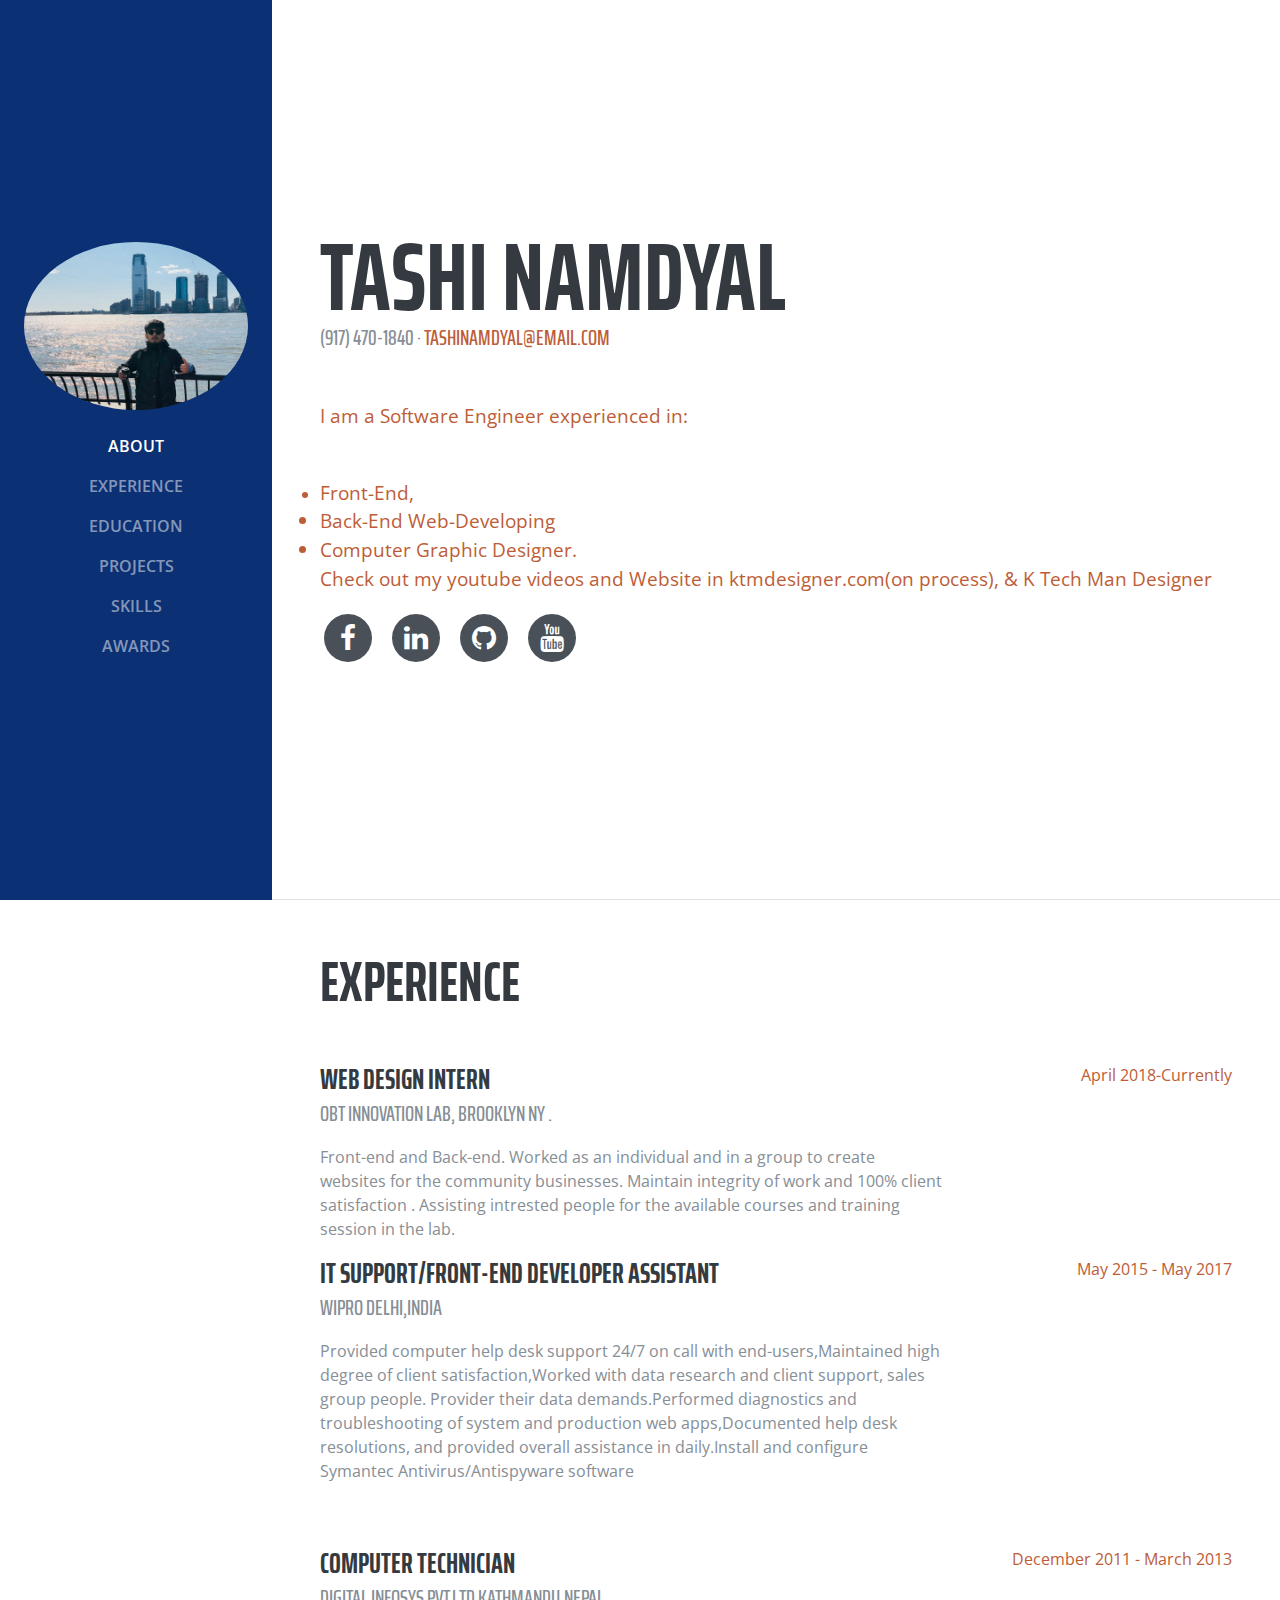
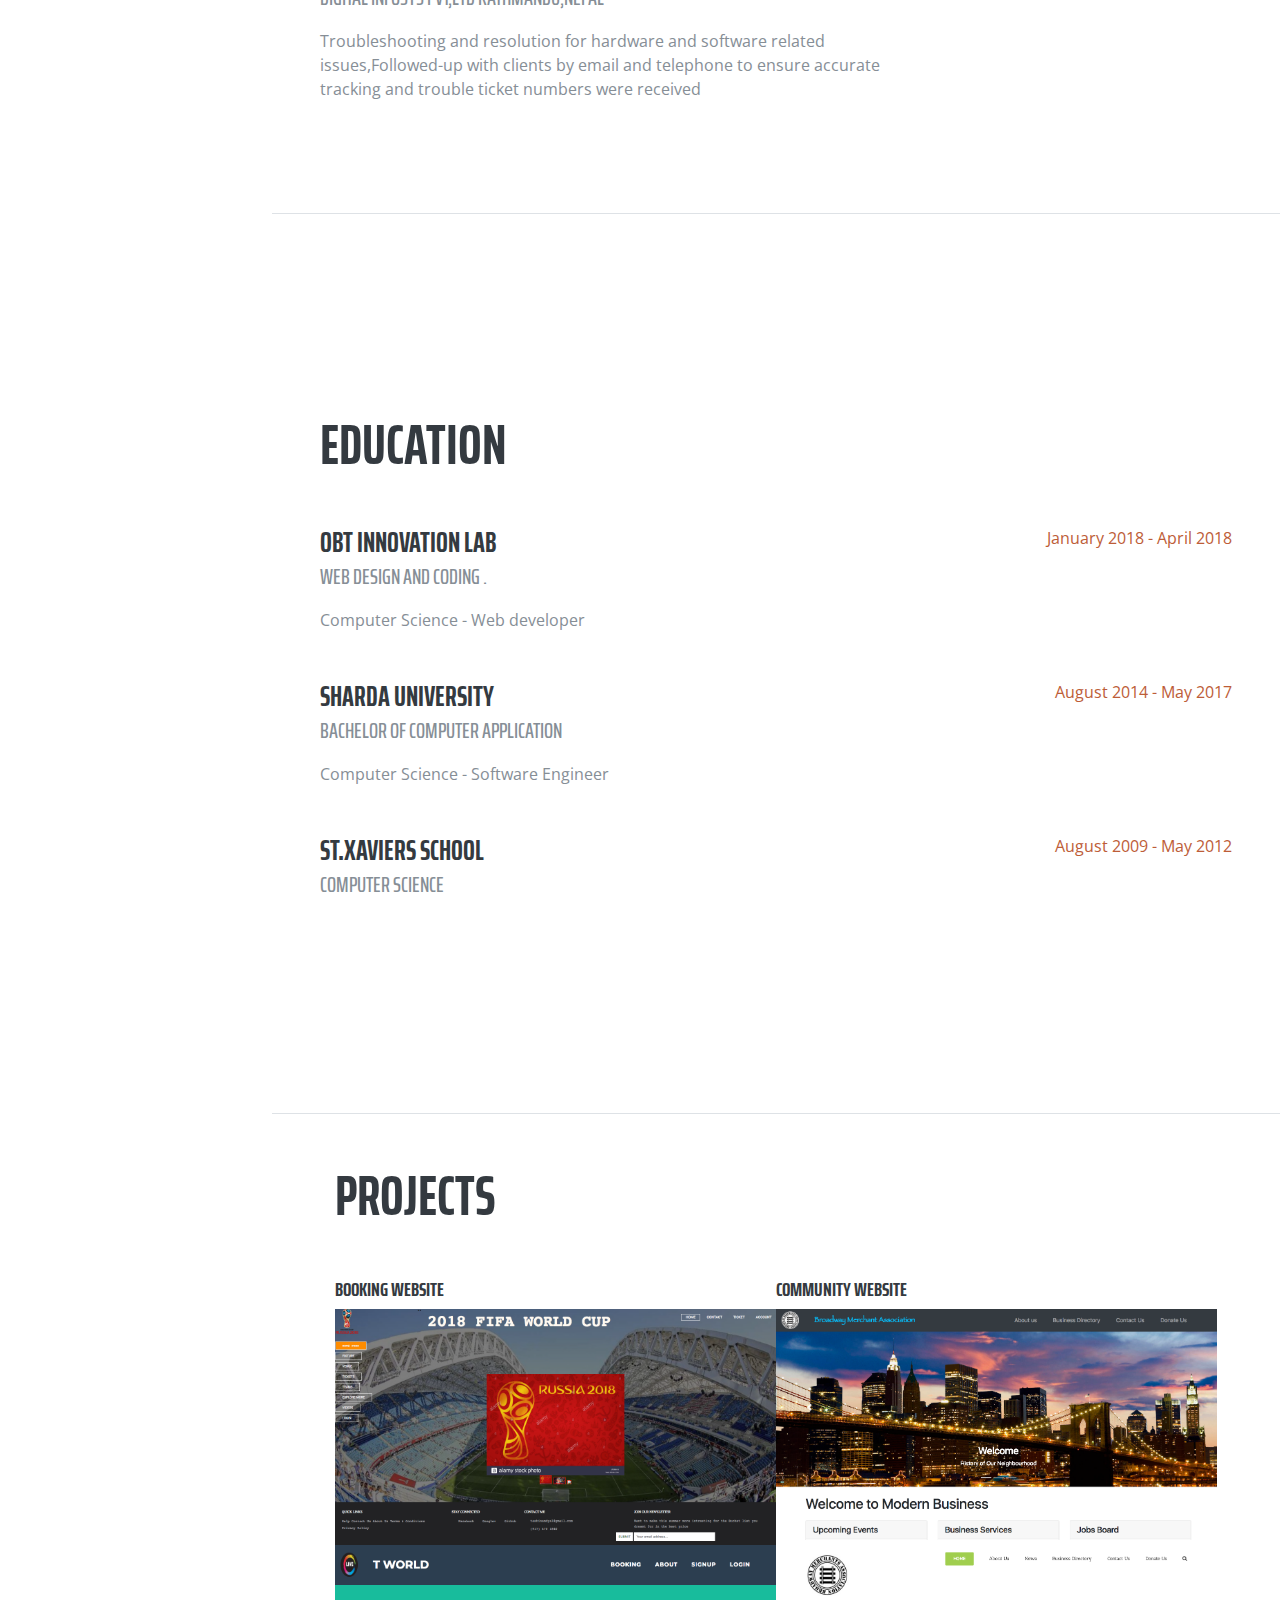
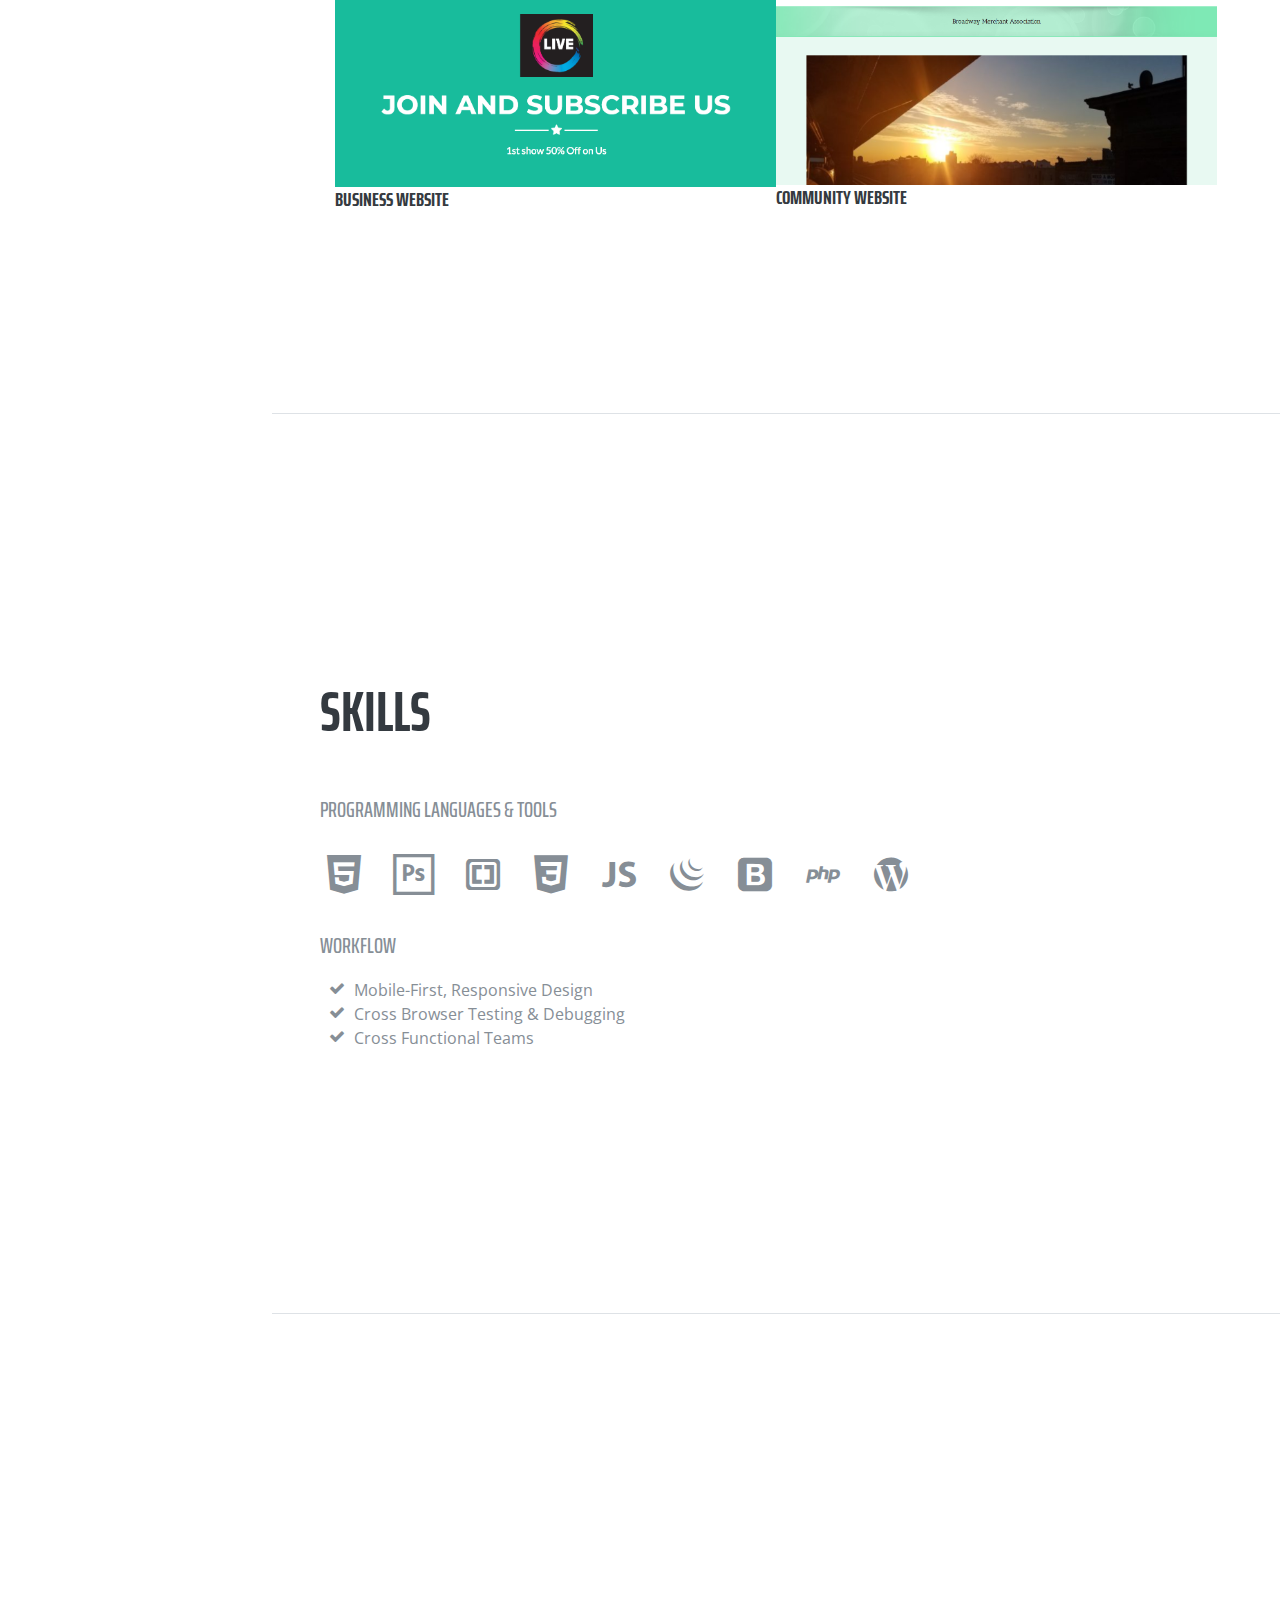
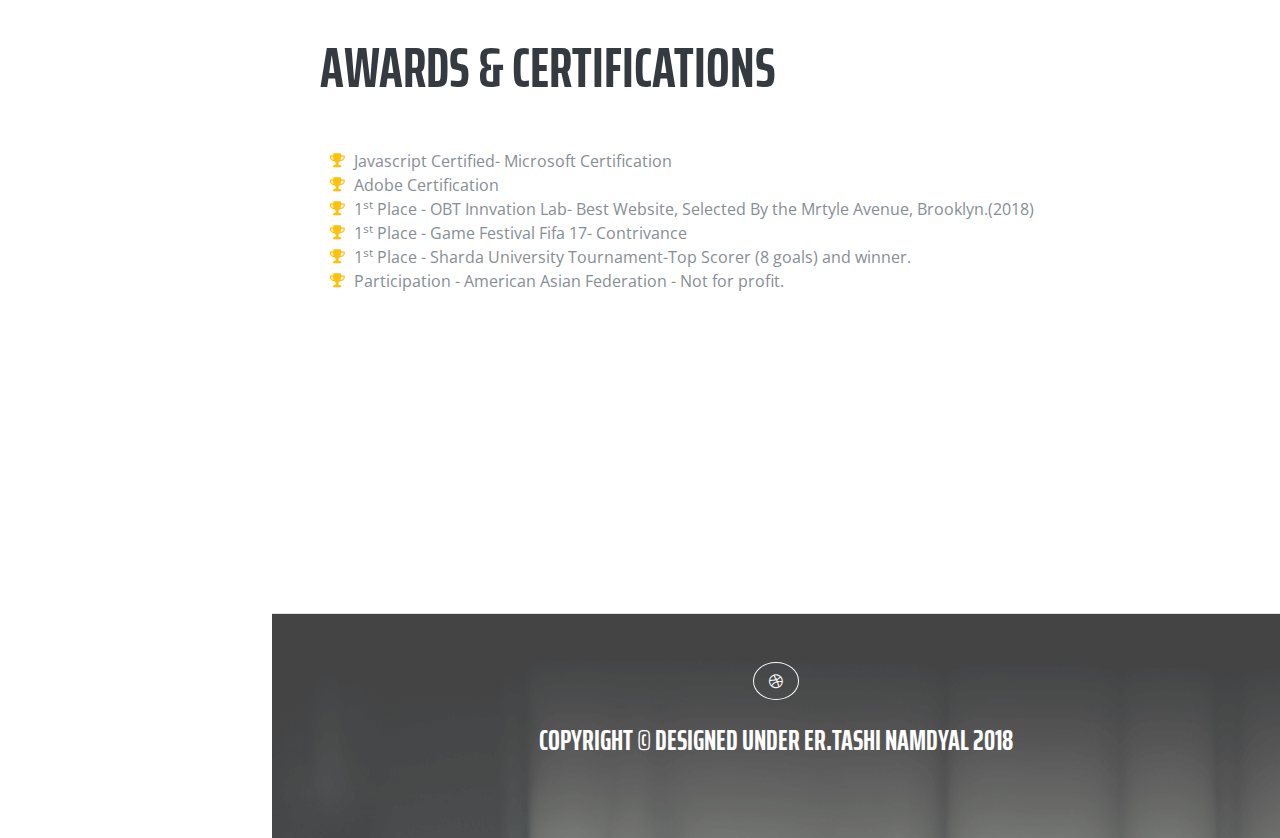
<file: index.html>
<!DOCTYPE html>
<html lang="en">

  <head>

    <meta charset="utf-8">
    <meta name="viewport" content="width=device-width, initial-scale=1, shrink-to-fit=no">
    <meta name="description" content="">
    <meta name="author" content="">

    <title>Resume</title>

    <!-- Bootstrap core CSS -->
    <link href="vendor/bootstrap/css/bootstrap.min.css" rel="stylesheet">

    <!-- Custom fonts for this template -->
    <link href="https://fonts.googleapis.com/css?family=Saira+Extra+Condensed:100,200,300,400,500,600,700,800,900" rel="stylesheet">
    <link href="https://fonts.googleapis.com/css?family=Open+Sans:300,300i,400,400i,600,600i,700,700i,800,800i" rel="stylesheet">
    <link href="vendor/font-awesome/css/font-awesome.min.css" rel="stylesheet">
    <link href="vendor/devicons/css/devicons.min.css" rel="stylesheet">
    <link href="vendor/simple-line-icons/css/simple-line-icons.css" rel="stylesheet">

    <!-- Custom styles for this template -->
    <link href="css/resume.min.css" rel="stylesheet">

  </head>

  <body id="page-top">
    <nav class="navbar navbar-expand-lg navbar-dark bg-primary fixed-top" id="sideNav">
      <a class="navbar-brand js-scroll-trigger" href="#page-top">
        <span class="d-block d-lg-none">Menu</span>
        <span class="d-none d-lg-block">
          <img class="img-fluid img-profile rounded-circle mx-auto mb-2" src="img/td.jpg" alt="">
        </span>
      </a>
      <button class="navbar-toggler" type="button" data-toggle="collapse" data-target="#navbarSupportedContent" aria-controls="navbarSupportedContent" aria-expanded="false" aria-label="Toggle navigation">
        <span class="navbar-toggler-icon"></span>
      </button>
      <div class="collapse navbar-collapse" id="navbarSupportedContent">
        <ul class="navbar-nav">
          <li class="nav-item">
            <a class="nav-link js-scroll-trigger" href="#about">About</a>
          </li>
          <li class="nav-item">
            <a class="nav-link js-scroll-trigger" href="#experience">Experience</a>
          </li>
          <li class="nav-item">
            <a class="nav-link js-scroll-trigger" href="#education">Education</a>
          </li>
             <li class="nav-item">
            <a class="nav-link js-scroll-trigger" href="#projects">Projects</a>
          </li>
          <li class="nav-item">
            <a class="nav-link js-scroll-trigger" href="#skills">Skills</a>
          </li>
            <li class="nav-item">
            <a class="nav-link js-scroll-trigger" href="#awards">Awards</a>
          </li>
        </ul>
      </div>
    </nav>
    <div class="container-fluid p-0">
      <section class="resume-section p-3 p-lg-5 d-flex d-column" id="about">
        <div class="my-auto">
          <h1 class="mb-0">Tashi
            <span>Namdyal</span>
          </h1>
          <div class="subheading mb-5"> (917) 470-1840 ·
            <a href="mailto:tashinamdyal@gmail.com">tashinamdyal@email.com</a>
          </div>
            <span class="text-primary"> <p class="mb-5"><big>I am a Software Engineer experienced in:
                <li>Front-End,</li> 
                <li>Back-End Web-Developing</li> 
                <li>Computer Graphic Designer. </li> 
                Check out my youtube videos and Website in  <a href="https://tashinamdyal.github.io/designer////////////">ktmdesigner.com</a>(on process), &amp; 
                <a href="#">K Tech Man Designer </a></big></p></span>
          <ul class="list-inline list-social-icons mb-0">
            <li class="list-inline-item">
              <a href="https://www.facebook.com/tashi.namdyal">
                <span class="fa-stack fa-lg">
                  <i class="fa fa-circle fa-stack-2x"></i>
                  <i class="fa fa-facebook fa-stack-1x fa-inverse"></i>
                </span>
              </a>
            </li>
            <li class="list-inline-item">
              <a href="https://www.linkedin.com/in/tashi-namdyal-944204156/">
                <span class="fa-stack fa-lg">
                  <i class="fa fa-circle fa-stack-2x"></i>
                  <i class="fa fa-linkedin fa-stack-1x fa-inverse"></i>
                </span>
              </a>
            </li>
            <li class="list-inline-item">
              <a href="https://github.com/tashinamdyal">
                <span class="fa-stack fa-lg">
                  <i class="fa fa-circle fa-stack-2x"></i>
                  <i class="fa fa-github fa-stack-1x fa-inverse"></i>
                </span>
              </a>
            </li>
             <li class="list-inline-item">
              <a href="https://www.youtube.com/channel/UCTJNBzLVhOZ-7iDN1AHd-MA/featured?disable_polymer=1">
                <span class="fa-stack fa-lg">
                  <i class="fa fa-circle fa-stack-2x"></i>
                  <i class="fa fa-youtube fa-stack-1x fa-inverse"></i>
                </span>
              </a>
            </li>
          </ul>
        </div>
      </section>

      <section class="resume-section p-3 p-lg-5 d-flex flex-column" id="experience">
        <div class="my-auto">
          <h2 class="mb-5">Experience</h2>

            <div class="resume-item d-flex flex-column flex-md-row">
            <div class="resume-content mr-auto">
              <h3 class="mb-0">Web Design Intern</h3>
              <div class="subheading mb-3">OBT Innovation Lab, Brooklyn NY .</div>
              <p>Front-end and Back-end. Worked as an individual and in a group to create websites for the community businesses. Maintain integrity of work and 100% client satisfaction . Assisting intrested people for the available courses and training session in the lab.</p>
            </div>
            <div class="resume-date text-md-right">
              <span class="text-primary">April 2018-Currently</span>
            </div>
          </div>
            
          <div class="resume-item d-flex flex-column flex-md-row mb-5">
            <div class="resume-content mr-auto">
              <h3 class="mb-0">IT Support/Front-End developer Assistant</h3>
              <div class="subheading mb-3">Wipro Delhi,India</div>
              <p>Provided computer help desk support 24/7 on call with end-users,Maintained high degree of client satisfaction,Worked with data research and client support, sales group people. Provider their data demands.Performed diagnostics and troubleshooting of system and production web apps,Documented help desk resolutions, and provided overall assistance in daily.Install and configure Symantec Antivirus/Antispyware software
</p>
            </div>
            <div class="resume-date text-md-right">
              <span class="text-primary">May 2015 - May 2017</span>
            </div>
          </div>

          <div class="resume-item d-flex flex-column flex-md-row mb-5">
            <div class="resume-content mr-auto">
              <h3 class="mb-0">Computer Technician</h3>
              <div class="subheading mb-3">Digital Infosys pvt,ltd Kathmandu,Nepal</div>
              <p>Troubleshooting and resolution for hardware and software related issues,Followed-up with clients by email and telephone to ensure accurate tracking and trouble ticket numbers were received
</p>
            </div>
            <div class="resume-date text-md-right">
              <span class="text-primary">December 2011 - March 2013</span>
            </div>
          </div>
        </div>

      </section>

      <section class="resume-section p-3 p-lg-5 d-flex flex-column" id="education">
        <div class="my-auto">
          <h2 class="mb-5">Education</h2>

          <div class="resume-item d-flex flex-column flex-md-row mb-5">
            <div class="resume-content mr-auto">
              <h3 class="mb-0">OBT Innovation Lab</h3>
              <div class="subheading mb-3">Web Design and Coding .</div>
              <div>Computer Science - Web developer</div>
            </div>
            <div class="resume-date text-md-right">
              <span class="text-primary">January 2018 - April 2018</span>
            </div>
          </div>
            <div class="resume-item d-flex flex-column flex-md-row mb-5">
            <div class="resume-content mr-auto">
              <h3 class="mb-0">Sharda University</h3>
              <div class="subheading mb-3">Bachelor of Computer Application</div>
              <div>Computer Science - Software Engineer</div>
            </div>
            <div class="resume-date text-md-right">
              <span class="text-primary">August 2014 - May 2017</span>
            </div>
          </div>

          <div class="resume-item d-flex flex-column flex-md-row">
            <div class="resume-content mr-auto">
              <h3 class="mb-0">St.Xaviers School</h3>
              <div class="subheading mb-3">Computer Science</div>
            </div>
            <div class="resume-date text-md-right">
              <span class="text-primary">August 2009 - May 2012</span>
            </div>
          </div>

        </div>
      </section>
        
     <section class="resume-section p-3 p-lg-5 d-flex flex-column" id="projects">
      <div class="container">
          <h2 class="mb-5">Projects</h2>
        <div class="row no-gutters">
          <div class="col-lg-6">
            <a class="portfolio-item" href="#">
              <span class="caption">
                  <h5>Booking Website</h5>
                </span>
              <img class="img-fluid" src="img/Screen%20Shot%202018-05-21%20at%2010.04.59%20PM.png" alt="">
            </a>
          </div>
          <div class="col-lg-6">
            <a class="portfolio-item" href="https://chris86r.github.io/Project_BMA_final/">
              <span class="caption">
                  <h5>Community Website</h5>
                </span>
              <img class="img-fluid" src="img/Screen%20Shot%202018-05-21%20at%2010.06.10%20PM.png" alt="">
            </a>
          </div>
          <div class="col-lg-6">
            <a class="portfolio-item" href="#">
              <img class="img-fluid" src="img/Screen%20Shot%202018-05-21%20at%2010.08.39%20PM.png" alt="">
                 <span class="caption">
                  <h5>Business Website</h5>
                </span>
            </a>
          </div>
            <div class="col-lg-6">
            <a class="portfolio-item" href="http://www.obtwebdev.com/broadwaybid/">
              <img class="img-fluid" src="img/Screen%20Shot%202018-05-22%20at%2012.15.42%20AM.png" alt="">
                 <span class="caption">
                  <h5>Community Website</h5>
                </span>
            </a>
          </div>
        </div>
      </div>
    </section>

      <section class="resume-section p-3 p-lg-5 d-flex flex-column" id="skills">
        <div class="my-auto">
          <h2 class="mb-5">Skills</h2>

          <div class="subheading mb-3">Programming Languages &amp; Tools</div>
          <ul class="list-inline list-icons">
            <li class="list-inline-item">
              <i class="devicons devicons-html5"></i>
            </li>
              <li class="list-inline-item">
              <i class="devicons devicons-photoshop"></i>
            </li>
               <li class="list-inline-item">
              <i class="devicons devicons-brackets"></i>
            </li>
            <li class="list-inline-item">
              <i class="devicons devicons-css3"></i>
            </li>
            <li class="list-inline-item">
              <i class="devicons devicons-javascript"></i>
            </li>
            <li class="list-inline-item">
              <i class="devicons devicons-jquery"></i>
            </li>
            <li class="list-inline-item">
              <i class="devicons devicons-bootstrap"></i>
            </li>
            <li class="list-inline-item">
              <i class="devicons devicons-php"></i>
            </li>
            <li class="list-inline-item">
              <i class="devicons devicons-wordpress"></i>
            </li>
          </ul>

          <div class="subheading mb-3">Workflow</div>
          <ul class="fa-ul mb-0">
            <li>
              <i class="fa-li fa fa-check"></i>
              Mobile-First, Responsive Design</li>
            <li>
              <i class="fa-li fa fa-check"></i>
              Cross Browser Testing &amp; Debugging</li>
            <li>
              <i class="fa-li fa fa-check"></i>
              Cross Functional Teams</li>
          </ul>
        </div>
      </section>

      <section class="resume-section p-3 p-lg-5 d-flex flex-column" id="awards">
        <div class="my-auto">
          <h2 class="mb-5">Awards &amp; Certifications</h2>
          <ul class="fa-ul mb-0">
            <li>
              <i class="fa-li fa fa-trophy text-warning"></i>
              Javascript Certified- Microsoft Certification </li>
            <li>
              <i class="fa-li fa fa-trophy text-warning"></i>
              Adobe Certification</li>
              <li>
              <i class="fa-li fa fa-trophy text-warning"></i>
              1<sup>st</sup>
              Place - OBT Innvation Lab- Best Website, Selected By the Mrtyle Avenue, Brooklyn.(2018)</li>
            <li>
            <li>
              <i class="fa-li fa fa-trophy text-warning"></i>
              1<sup>st</sup>
              Place - Game Festival Fifa 17- Contrivance </li>
              <i class="fa-li fa fa-trophy text-warning"></i>
            <li>
              <i class="fa-li fa fa-trophy text-warning"></i>
              1<sup>st</sup>
              Place - Sharda University Tournament-Top Scorer (8 goals) and winner.</li>
            <li>
              <i class="fa-li fa fa-trophy text-warning"></i>
              Participation - American Asian Federation - Not for profit.</li>
          </ul>
        </div>
      </section>
    </div>
      <footer style="background-image:url(img/t.jpg)" class="py-5 bg-dark">
		<footer class="footer text-center">
      <div class="container">
        <div class="row">
          <div class="col-md-4 mb-5 mb-lg-0">
          </div>
          <div class="col-md-4 mb-5 mb-lg-0">        
              <li class="list-inline-item">
                <a class="btn btn-outline-light btn-social text-center rounded-circle" href="index.html">
                  <i class="fa fa-fw fa-dribbble"></i>
                </a>
              </li>
          </div>
        </div>
      </div>
    </footer>
    <div class="copyright py-4 text-center text-black">
      <div class="container">
           <b><h3><span style="color: white">Copyright &copy; Designed under Er.Tashi Namdyal 2018</span></h3></b>
      </div>
    </div>
</footer>	

    <!-- Bootstrap core JavaScript -->
    <script src="vendor/jquery/jquery.min.js"></script>
    <script src="vendor/bootstrap/js/bootstrap.bundle.min.js"></script>

    <!-- Plugin JavaScript -->
    <script src="vendor/jquery-easing/jquery.easing.min.js"></script>

    <!-- Custom scripts for this template -->
    <script src="js/resume.min.js"></script>
  </body>

</html>
</file>
<file: vendor/simple-line-icons/css/simple-line-icons.css>
@font-face {
  font-family: 'simple-line-icons';
  src: url('../fonts/Simple-Line-Icons.eot?v=2.4.0');
  src: url('../fonts/Simple-Line-Icons.eot?v=2.4.0#iefix') format('embedded-opentype'), url('../fonts/Simple-Line-Icons.woff2?v=2.4.0') format('woff2'), url('../fonts/Simple-Line-Icons.ttf?v=2.4.0') format('truetype'), url('../fonts/Simple-Line-Icons.woff?v=2.4.0') format('woff'), url('../fonts/Simple-Line-Icons.svg?v=2.4.0#simple-line-icons') format('svg');
  font-weight: normal;
  font-style: normal;
}
/*
 Use the following CSS code if you want to have a class per icon.
 Instead of a list of all class selectors, you can use the generic [class*="icon-"] selector, but it's slower:
*/
.icon-user,
.icon-people,
.icon-user-female,
.icon-user-follow,
.icon-user-following,
.icon-user-unfollow,
.icon-login,
.icon-logout,
.icon-emotsmile,
.icon-phone,
.icon-call-end,
.icon-call-in,
.icon-call-out,
.icon-map,
.icon-location-pin,
.icon-direction,
.icon-directions,
.icon-compass,
.icon-layers,
.icon-menu,
.icon-list,
.icon-options-vertical,
.icon-options,
.icon-arrow-down,
.icon-arrow-left,
.icon-arrow-right,
.icon-arrow-up,
.icon-arrow-up-circle,
.icon-arrow-left-circle,
.icon-arrow-right-circle,
.icon-arrow-down-circle,
.icon-check,
.icon-clock,
.icon-plus,
.icon-minus,
.icon-close,
.icon-event,
.icon-exclamation,
.icon-organization,
.icon-trophy,
.icon-screen-smartphone,
.icon-screen-desktop,
.icon-plane,
.icon-notebook,
.icon-mustache,
.icon-mouse,
.icon-magnet,
.icon-energy,
.icon-disc,
.icon-cursor,
.icon-cursor-move,
.icon-crop,
.icon-chemistry,
.icon-speedometer,
.icon-shield,
.icon-screen-tablet,
.icon-magic-wand,
.icon-hourglass,
.icon-graduation,
.icon-ghost,
.icon-game-controller,
.icon-fire,
.icon-eyeglass,
.icon-envelope-open,
.icon-envelope-letter,
.icon-bell,
.icon-badge,
.icon-anchor,
.icon-wallet,
.icon-vector,
.icon-speech,
.icon-puzzle,
.icon-printer,
.icon-present,
.icon-playlist,
.icon-pin,
.icon-picture,
.icon-handbag,
.icon-globe-alt,
.icon-globe,
.icon-folder-alt,
.icon-folder,
.icon-film,
.icon-feed,
.icon-drop,
.icon-drawer,
.icon-docs,
.icon-doc,
.icon-diamond,
.icon-cup,
.icon-calculator,
.icon-bubbles,
.icon-briefcase,
.icon-book-open,
.icon-basket-loaded,
.icon-basket,
.icon-bag,
.icon-action-undo,
.icon-action-redo,
.icon-wrench,
.icon-umbrella,
.icon-trash,
.icon-tag,
.icon-support,
.icon-frame,
.icon-size-fullscreen,
.icon-size-actual,
.icon-shuffle,
.icon-share-alt,
.icon-share,
.icon-rocket,
.icon-question,
.icon-pie-chart,
.icon-pencil,
.icon-note,
.icon-loop,
.icon-home,
.icon-grid,
.icon-graph,
.icon-microphone,
.icon-music-tone-alt,
.icon-music-tone,
.icon-earphones-alt,
.icon-earphones,
.icon-equalizer,
.icon-like,
.icon-dislike,
.icon-control-start,
.icon-control-rewind,
.icon-control-play,
.icon-control-pause,
.icon-control-forward,
.icon-control-end,
.icon-volume-1,
.icon-volume-2,
.icon-volume-off,
.icon-calendar,
.icon-bulb,
.icon-chart,
.icon-ban,
.icon-bubble,
.icon-camrecorder,
.icon-camera,
.icon-cloud-download,
.icon-cloud-upload,
.icon-envelope,
.icon-eye,
.icon-flag,
.icon-heart,
.icon-info,
.icon-key,
.icon-link,
.icon-lock,
.icon-lock-open,
.icon-magnifier,
.icon-magnifier-add,
.icon-magnifier-remove,
.icon-paper-clip,
.icon-paper-plane,
.icon-power,
.icon-refresh,
.icon-reload,
.icon-settings,
.icon-star,
.icon-symbol-female,
.icon-symbol-male,
.icon-target,
.icon-credit-card,
.icon-paypal,
.icon-social-tumblr,
.icon-social-twitter,
.icon-social-facebook,
.icon-social-instagram,
.icon-social-linkedin,
.icon-social-pinterest,
.icon-social-github,
.icon-social-google,
.icon-social-reddit,
.icon-social-skype,
.icon-social-dribbble,
.icon-social-behance,
.icon-social-foursqare,
.icon-social-soundcloud,
.icon-social-spotify,
.icon-social-stumbleupon,
.icon-social-youtube,
.icon-social-dropbox,
.icon-social-vkontakte,
.icon-social-steam {
  font-family: 'simple-line-icons';
  speak: none;
  font-style: normal;
  font-weight: normal;
  font-variant: normal;
  text-transform: none;
  line-height: 1;
  /* Better Font Rendering =========== */
  -webkit-font-smoothing: antialiased;
  -moz-osx-font-smoothing: grayscale;
}
.icon-user:before {
  content: "\e005";
}
.icon-people:before {
  content: "\e001";
}
.icon-user-female:before {
  content: "\e000";
}
.icon-user-follow:before {
  content: "\e002";
}
.icon-user-following:before {
  content: "\e003";
}
.icon-user-unfollow:before {
  content: "\e004";
}
.icon-login:before {
  content: "\e066";
}
.icon-logout:before {
  content: "\e065";
}
.icon-emotsmile:before {
  content: "\e021";
}
.icon-phone:before {
  content: "\e600";
}
.icon-call-end:before {
  content: "\e048";
}
.icon-call-in:before {
  content: "\e047";
}
.icon-call-out:before {
  content: "\e046";
}
.icon-map:before {
  content: "\e033";
}
.icon-location-pin:before {
  content: "\e096";
}
.icon-direction:before {
  content: "\e042";
}
.icon-directions:before {
  content: "\e041";
}
.icon-compass:before {
  content: "\e045";
}
.icon-layers:before {
  content: "\e034";
}
.icon-menu:before {
  content: "\e601";
}
.icon-list:before {
  content: "\e067";
}
.icon-options-vertical:before {
  content: "\e602";
}
.icon-options:before {
  content: "\e603";
}
.icon-arrow-down:before {
  content: "\e604";
}
.icon-arrow-left:before {
  content: "\e605";
}
.icon-arrow-right:before {
  content: "\e606";
}
.icon-arrow-up:before {
  content: "\e607";
}
.icon-arrow-up-circle:before {
  content: "\e078";
}
.icon-arrow-left-circle:before {
  content: "\e07a";
}
.icon-arrow-right-circle:before {
  content: "\e079";
}
.icon-arrow-down-circle:before {
  content: "\e07b";
}
.icon-check:before {
  content: "\e080";
}
.icon-clock:before {
  content: "\e081";
}
.icon-plus:before {
  content: "\e095";
}
.icon-minus:before {
  content: "\e615";
}
.icon-close:before {
  content: "\e082";
}
.icon-event:before {
  content: "\e619";
}
.icon-exclamation:before {
  content: "\e617";
}
.icon-organization:before {
  content: "\e616";
}
.icon-trophy:before {
  content: "\e006";
}
.icon-screen-smartphone:before {
  content: "\e010";
}
.icon-screen-desktop:before {
  content: "\e011";
}
.icon-plane:before {
  content: "\e012";
}
.icon-notebook:before {
  content: "\e013";
}
.icon-mustache:before {
  content: "\e014";
}
.icon-mouse:before {
  content: "\e015";
}
.icon-magnet:before {
  content: "\e016";
}
.icon-energy:before {
  content: "\e020";
}
.icon-disc:before {
  content: "\e022";
}
.icon-cursor:before {
  content: "\e06e";
}
.icon-cursor-move:before {
  content: "\e023";
}
.icon-crop:before {
  content: "\e024";
}
.icon-chemistry:before {
  content: "\e026";
}
.icon-speedometer:before {
  content: "\e007";
}
.icon-shield:before {
  content: "\e00e";
}
.icon-screen-tablet:before {
  content: "\e00f";
}
.icon-magic-wand:before {
  content: "\e017";
}
.icon-hourglass:before {
  content: "\e018";
}
.icon-graduation:before {
  content: "\e019";
}
.icon-ghost:before {
  content: "\e01a";
}
.icon-game-controller:before {
  content: "\e01b";
}
.icon-fire:before {
  content: "\e01c";
}
.icon-eyeglass:before {
  content: "\e01d";
}
.icon-envelope-open:before {
  content: "\e01e";
}
.icon-envelope-letter:before {
  content: "\e01f";
}
.icon-bell:before {
  content: "\e027";
}
.icon-badge:before {
  content: "\e028";
}
.icon-anchor:before {
  content: "\e029";
}
.icon-wallet:before {
  content: "\e02a";
}
.icon-vector:before {
  content: "\e02b";
}
.icon-speech:before {
  content: "\e02c";
}
.icon-puzzle:before {
  content: "\e02d";
}
.icon-printer:before {
  content: "\e02e";
}
.icon-present:before {
  content: "\e02f";
}
.icon-playlist:before {
  content: "\e030";
}
.icon-pin:before {
  content: "\e031";
}
.icon-picture:before {
  content: "\e032";
}
.icon-handbag:before {
  content: "\e035";
}
.icon-globe-alt:before {
  content: "\e036";
}
.icon-globe:before {
  content: "\e037";
}
.icon-folder-alt:before {
  content: "\e039";
}
.icon-folder:before {
  content: "\e089";
}
.icon-film:before {
  content: "\e03a";
}
.icon-feed:before {
  content: "\e03b";
}
.icon-drop:before {
  content: "\e03e";
}
.icon-drawer:before {
  content: "\e03f";
}
.icon-docs:before {
  content: "\e040";
}
.icon-doc:before {
  content: "\e085";
}
.icon-diamond:before {
  content: "\e043";
}
.icon-cup:before {
  content: "\e044";
}
.icon-calculator:before {
  content: "\e049";
}
.icon-bubbles:before {
  content: "\e04a";
}
.icon-briefcase:before {
  content: "\e04b";
}
.icon-book-open:before {
  content: "\e04c";
}
.icon-basket-loaded:before {
  content: "\e04d";
}
.icon-basket:before {
  content: "\e04e";
}
.icon-bag:before {
  content: "\e04f";
}
.icon-action-undo:before {
  content: "\e050";
}
.icon-action-redo:before {
  content: "\e051";
}
.icon-wrench:before {
  content: "\e052";
}
.icon-umbrella:before {
  content: "\e053";
}
.icon-trash:before {
  content: "\e054";
}
.icon-tag:before {
  content: "\e055";
}
.icon-support:before {
  content: "\e056";
}
.icon-frame:before {
  content: "\e038";
}
.icon-size-fullscreen:before {
  content: "\e057";
}
.icon-size-actual:before {
  content: "\e058";
}
.icon-shuffle:before {
  content: "\e059";
}
.icon-share-alt:before {
  content: "\e05a";
}
.icon-share:before {
  content: "\e05b";
}
.icon-rocket:before {
  content: "\e05c";
}
.icon-question:before {
  content: "\e05d";
}
.icon-pie-chart:before {
  content: "\e05e";
}
.icon-pencil:before {
  content: "\e05f";
}
.icon-note:before {
  content: "\e060";
}
.icon-loop:before {
  content: "\e064";
}
.icon-home:before {
  content: "\e069";
}
.icon-grid:before {
  content: "\e06a";
}
.icon-graph:before {
  content: "\e06b";
}
.icon-microphone:before {
  content: "\e063";
}
.icon-music-tone-alt:before {
  content: "\e061";
}
.icon-music-tone:before {
  content: "\e062";
}
.icon-earphones-alt:before {
  content: "\e03c";
}
.icon-earphones:before {
  content: "\e03d";
}
.icon-equalizer:before {
  content: "\e06c";
}
.icon-like:before {
  content: "\e068";
}
.icon-dislike:before {
  content: "\e06d";
}
.icon-control-start:before {
  content: "\e06f";
}
.icon-control-rewind:before {
  content: "\e070";
}
.icon-control-play:before {
  content: "\e071";
}
.icon-control-pause:before {
  content: "\e072";
}
.icon-control-forward:before {
  content: "\e073";
}
.icon-control-end:before {
  content: "\e074";
}
.icon-volume-1:before {
  content: "\e09f";
}
.icon-volume-2:before {
  content: "\e0a0";
}
.icon-volume-off:before {
  content: "\e0a1";
}
.icon-calendar:before {
  content: "\e075";
}
.icon-bulb:before {
  content: "\e076";
}
.icon-chart:before {
  content: "\e077";
}
.icon-ban:before {
  content: "\e07c";
}
.icon-bubble:before {
  content: "\e07d";
}
.icon-camrecorder:before {
  content: "\e07e";
}
.icon-camera:before {
  content: "\e07f";
}
.icon-cloud-download:before {
  content: "\e083";
}
.icon-cloud-upload:before {
  content: "\e084";
}
.icon-envelope:before {
  content: "\e086";
}
.icon-eye:before {
  content: "\e087";
}
.icon-flag:before {
  content: "\e088";
}
.icon-heart:before {
  content: "\e08a";
}
.icon-info:before {
  content: "\e08b";
}
.icon-key:before {
  content: "\e08c";
}
.icon-link:before {
  content: "\e08d";
}
.icon-lock:before {
  content: "\e08e";
}
.icon-lock-open:before {
  content: "\e08f";
}
.icon-magnifier:before {
  content: "\e090";
}
.icon-magnifier-add:before {
  content: "\e091";
}
.icon-magnifier-remove:before {
  content: "\e092";
}
.icon-paper-clip:before {
  content: "\e093";
}
.icon-paper-plane:before {
  content: "\e094";
}
.icon-power:before {
  content: "\e097";
}
.icon-refresh:before {
  content: "\e098";
}
.icon-reload:before {
  content: "\e099";
}
.icon-settings:before {
  content: "\e09a";
}
.icon-star:before {
  content: "\e09b";
}
.icon-symbol-female:before {
  content: "\e09c";
}
.icon-symbol-male:before {
  content: "\e09d";
}
.icon-target:before {
  content: "\e09e";
}
.icon-credit-card:before {
  content: "\e025";
}
.icon-paypal:before {
  content: "\e608";
}
.icon-social-tumblr:before {
  content: "\e00a";
}
.icon-social-twitter:before {
  content: "\e009";
}
.icon-social-facebook:before {
  content: "\e00b";
}
.icon-social-instagram:before {
  content: "\e609";
}
.icon-social-linkedin:before {
  content: "\e60a";
}
.icon-social-pinterest:before {
  content: "\e60b";
}
.icon-social-github:before {
  content: "\e60c";
}
.icon-social-google:before {
  content: "\e60d";
}
.icon-social-reddit:before {
  content: "\e60e";
}
.icon-social-skype:before {
  content: "\e60f";
}
.icon-social-dribbble:before {
  content: "\e00d";
}
.icon-social-behance:before {
  content: "\e610";
}
.icon-social-foursqare:before {
  content: "\e611";
}
.icon-social-soundcloud:before {
  content: "\e612";
}
.icon-social-spotify:before {
  content: "\e613";
}
.icon-social-stumbleupon:before {
  content: "\e614";
}
.icon-social-youtube:before {
  content: "\e008";
}
.icon-social-dropbox:before {
  content: "\e00c";
}
.icon-social-vkontakte:before {
  content: "\e618";
}
.icon-social-steam:before {
  content: "\e620";
}
</file>
<file: vendor/devicons/css/devicons.min.css>
/*!
 *  Devicons 1.8.0 made by Theodore Vorillas / http://vorillaz.com 
 */
@font-face{font-family:devicons;src:url(../fonts/devicons.eot?xqxft6);src:url(../fonts/devicons.eot?#iefixxqxft6) format("embedded-opentype"),url(../fonts/devicons.woff?xqxft6) format("woff"),url(../fonts/devicons.ttf?xqxft6) format("truetype"),url(../fonts/devicons.svg?xqxft6#devicons) format("svg");font-weight:400;font-style:normal}.devicons{font-family:devicons;speak:none;font-style:normal;font-weight:400;font-variant:normal;text-transform:none;line-height:1;-webkit-font-smoothing:antialiased;-moz-osx-font-smoothing:grayscale}.devicons-git:before{content:"\e602"}.devicons-git_compare:before{content:"\e628"}.devicons-git_branch:before{content:"\e625"}.devicons-git_commit:before{content:"\e629"}.devicons-git_pull_request:before{content:"\e626"}.devicons-git_merge:before{content:"\e627"}.devicons-bitbucket:before{content:"\e603"}.devicons-github_alt:before{content:"\e608"}.devicons-github_badge:before{content:"\e609"}.devicons-github:before{content:"\e60a"}.devicons-github_full:before{content:"\e617"}.devicons-java:before{content:"\e638"}.devicons-ruby:before{content:"\e639"}.devicons-scala:before{content:"\e637"}.devicons-python:before{content:"\e63c"}.devicons-go:before{content:"\e624"}.devicons-ruby_on_rails:before{content:"\e63b"}.devicons-django:before{content:"\e61d"}.devicons-markdown:before{content:"\e63e"}.devicons-php:before{content:"\e63d"}.devicons-mysql:before{content:"\e604"}.devicons-streamline:before{content:"\e605"}.devicons-database:before{content:"\e606"}.devicons-laravel:before{content:"\e63f"}.devicons-javascript:before{content:"\e64e"}.devicons-angular:before{content:"\e653"}.devicons-backbone:before{content:"\e652"}.devicons-coffeescript:before{content:"\e651"}.devicons-jquery:before{content:"\e650"}.devicons-modernizr:before{content:"\e620"}.devicons-jquery_ui:before{content:"\e654"}.devicons-ember:before{content:"\e61b"}.devicons-dojo:before{content:"\e61c"}.devicons-nodejs:before{content:"\e619"}.devicons-nodejs_small:before{content:"\e618"}.devicons-javascript_shield:before{content:"\e64f"}.devicons-bootstrap:before{content:"\e647"}.devicons-sass:before{content:"\e64b"}.devicons-css3_full:before{content:"\e64a"}.devicons-css3:before{content:"\e649"}.devicons-html5:before{content:"\e636"}.devicons-html5_multimedia:before{content:"\e632"}.devicons-html5_device_access:before{content:"\e633"}.devicons-html5_3d_effects:before{content:"\e635"}.devicons-html5_connectivity:before{content:"\e634"}.devicons-ghost_small:before{content:"\e614"}.devicons-ghost:before{content:"\e61f"}.devicons-magento:before{content:"\e640"}.devicons-joomla:before{content:"\e641"}.devicons-jekyll_small:before{content:"\e60d"}.devicons-drupal:before{content:"\e642"}.devicons-wordpress:before{content:"\e60b"}.devicons-grunt:before{content:"\e64c"}.devicons-bower:before{content:"\e64d"}.devicons-npm:before{content:"\e61e"}.devicons-yahoo_small:before{content:"\e62b"}.devicons-yahoo:before{content:"\e615"}.devicons-bing_small:before{content:"\e600"}.devicons-windows:before{content:"\e60f"}.devicons-linux:before{content:"\e612"}.devicons-ubuntu:before{content:"\e63a"}.devicons-android:before{content:"\e60e"}.devicons-apple:before{content:"\e611"}.devicons-appstore:before{content:"\e613"}.devicons-phonegap:before{content:"\e630"}.devicons-blackberry:before{content:"\e623"}.devicons-stackoverflow:before{content:"\e610"}.devicons-techcrunch:before{content:"\e62c"}.devicons-codrops:before{content:"\e62f"}.devicons-css_tricks:before{content:"\e601"}.devicons-smashing_magazine:before{content:"\e62d"}.devicons-netmagazine:before{content:"\e62e"}.devicons-codepen:before{content:"\e616"}.devicons-cssdeck:before{content:"\e62a"}.devicons-hackernews:before{content:"\e61a"}.devicons-dropbox:before{content:"\e607"}.devicons-google_drive:before{content:"\e631"}.devicons-visualstudio:before{content:"\e60c"}.devicons-unity_small:before{content:"\e621"}.devicons-raspberry_pi:before{content:"\e622"}.devicons-chrome:before{content:"\e643"}.devicons-ie:before{content:"\e644"}.devicons-firefox:before{content:"\e645"}.devicons-opera:before{content:"\e646"}.devicons-safari:before{content:"\e648"}.devicons-swift:before{content:"\e655"}.devicons-symfony:before{content:"\e656"}.devicons-symfony_badge:before{content:"\e657"}.devicons-less:before{content:"\e658"}.devicons-stylus:before{content:"\e659"}.devicons-trello:before{content:"\e65a"}.devicons-atlassian:before{content:"\e65b"}.devicons-jira:before{content:"\e65c"}.devicons-envato:before{content:"\e65d"}.devicons-snap_svg:before{content:"\e65e"}.devicons-raphael:before{content:"\e65f"}.devicons-google_analytics:before{content:"\e660"}.devicons-compass:before{content:"\e661"}.devicons-onedrive:before{content:"\e662"}.devicons-gulp:before{content:"\e663"}.devicons-atom:before{content:"\e664"}.devicons-cisco:before{content:"\e665"}.devicons-nancy:before{content:"\e666"}.devicons-clojure:before{content:"\e668"}.devicons-clojure_alt:before{content:"\e66a"}.devicons-perl:before{content:"\e669"}.devicons-celluloid:before{content:"\e66b"}.devicons-w3c:before{content:"\e66c"}.devicons-redis:before{content:"\e66d"}.devicons-postgresql:before{content:"\e66e"}.devicons-webplatform:before{content:"\e66f"}.devicons-jenkins:before{content:"\e667"}.devicons-requirejs:before{content:"\e670"}.devicons-opensource:before{content:"\e671"}.devicons-typo3:before{content:"\e672"}.devicons-uikit:before{content:"\e673"}.devicons-doctrine:before{content:"\e674"}.devicons-groovy:before{content:"\e675"}.devicons-nginx:before{content:"\e676"}.devicons-haskell:before{content:"\e677"}.devicons-zend:before{content:"\e678"}.devicons-gnu:before{content:"\e679"}.devicons-yeoman:before{content:"\e67a"}.devicons-heroku:before{content:"\e67b"}.devicons-debian:before{content:"\e67d"}.devicons-travis:before{content:"\e67e"}.devicons-dotnet:before{content:"\e67f"}.devicons-codeigniter:before{content:"\e680"}.devicons-javascript_badge:before{content:"\e681"}.devicons-yii:before{content:"\e682"}.devicons-msql_server:before{content:"\e67c"}.devicons-composer:before{content:"\e683"}.devicons-krakenjs_badge:before{content:"\e684"}.devicons-krakenjs:before{content:"\e685"}.devicons-mozilla:before{content:"\e686"}.devicons-firebase:before{content:"\e687"}.devicons-sizzlejs:before{content:"\e688"}.devicons-creativecommons:before{content:"\e689"}.devicons-creativecommons_badge:before{content:"\e68a"}.devicons-mitlicence:before{content:"\e68b"}.devicons-senchatouch:before{content:"\e68c"}.devicons-bugsense:before{content:"\e68d"}.devicons-extjs:before{content:"\e68e"}.devicons-mootools_badge:before{content:"\e68f"}.devicons-mootools:before{content:"\e690"}.devicons-ruby_rough:before{content:"\e691"}.devicons-komodo:before{content:"\e692"}.devicons-coda:before{content:"\e693"}.devicons-bintray:before{content:"\e694"}.devicons-terminal:before{content:"\e695"}.devicons-code:before{content:"\e696"}.devicons-responsive:before{content:"\e697"}.devicons-dart:before{content:"\e698"}.devicons-aptana:before{content:"\e699"}.devicons-mailchimp:before{content:"\e69a"}.devicons-netbeans:before{content:"\e69b"}.devicons-dreamweaver:before{content:"\e69c"}.devicons-brackets:before{content:"\e69d"}.devicons-eclipse:before{content:"\e69e"}.devicons-cloud9:before{content:"\e69f"}.devicons-scrum:before{content:"\e6a0"}.devicons-prolog:before{content:"\e6a1"}.devicons-terminal_badge:before{content:"\e6a2"}.devicons-code_badge:before{content:"\e6a3"}.devicons-mongodb:before{content:"\e6a4"}.devicons-meteor:before{content:"\e6a5"}.devicons-meteorfull:before{content:"\e6a6"}.devicons-fsharp:before{content:"\e6a7"}.devicons-rust:before{content:"\e6a8"}.devicons-ionic:before{content:"\e6a9"}.devicons-sublime:before{content:"\e6aa"}.devicons-appcelerator:before{content:"\e6ab"}.devicons-asterisk:before{content:"\e6ac"}.devicons-aws:before{content:"\e6ad"}.devicons-digital-ocean:before{content:"\e6ae"}.devicons-dlang:before{content:"\e6af"}.devicons-docker:before{content:"\e6b0"}.devicons-erlang:before{content:"\e6b1"}.devicons-google-cloud-platform:before{content:"\e6b2"}.devicons-grails:before{content:"\e6b3"}.devicons-illustrator:before{content:"\e6b4"}.devicons-intellij:before{content:"\e6b5"}.devicons-materializecss:before{content:"\e6b6"}.devicons-openshift:before{content:"\e6b7"}.devicons-photoshop:before{content:"\e6b8"}.devicons-rackspace:before{content:"\e6b9"}.devicons-react:before{content:"\e6ba"}.devicons-redhat:before{content:"\e6bb"}.devicons-scriptcs:before{content:"\e6bc"}.devicons-sqllite:before{content:"\e6c4"}.devicons-vim:before{content:"\e6c5"}
</file>
<file: css/resume.min.css>
body
{
    font-family:'Open Sans',serif;
    padding-top:54px;
    color:#868e96;
}
@media (min-width:992px)
{
    body{
        padding-top:0;
        padding-left:17rem
    }
}
h1,h2,h3,h4,h5,h6{
    font-family:'Saira Extra Condensed',serif;font-weight:700;
    text-transform:uppercase;
    color:#343a40
}
h1{
    font-size:6rem;
    line-height:5.5rem
}
h2{
    font-size:3.5rem}
.subheading{text-transform:uppercase;
    font-weight:500;
    font-family:'Saira Extra Condensed',serif;font-size:1.35rem
}
.list-social-icons a{
    color:#495057
}
.list-social-icons a:hover{
    color:#bd5d38
}
.list-social-icons a .fa-lg{
    font-size:1.75rem
}
.list-icons{
    font-size:3rem
}
.list-icons .list-inline-item i:hover{
    color:#bd5d38
}
#sideNav .navbar-nav .nav-item .nav-link{
    font-weight:600;
    text-transform:uppercase
}
@media (min-width:992px){
    #sideNav{
        text-align:center;
        position:fixed;
        top:0;
        left:0;
        display:flex;
        flex-direction:column;
        width:17rem;
        height:100vh
    }
    #sideNav .navbar-brand{
        display:flex;
        margin:auto auto 0;
        padding:.5rem
    }
    #sideNav.navbar-brand .img-profile{
        max-width:10rem;
        max-height:10rem;
        border:.5rem solid rgba(255,255,255,.2)
    }
    #sideNav .navbar-collapse{
        display:flex;
        align-items:flex-start;
        flex-grow:0;
        width:100%;
        margin-bottom:auto
    }
    #sideNav .navbar-collapse .navbar-nav{
        flex-direction:column;
        width:100%
    }
    #sideNav .navbar-collapse .navbar-nav .nav-item{
        display:block
    }
    #sideNav .navbar-collapse .navbar-nav .nav-item .nav-link{
        display:block
    }}
section.resume-section{
    border-bottom:1px solid #dee2e6;
    padding-top:5rem!important;
    padding-bottom:5rem!important
}
section.resume-section .resume-item .resume-date{
    min-width:none
}
@media (min-width:768px){
    section.resume-section{
        min-height:100vh
    }section.resume-section .resume-item .resume-date{
        min-width:18rem
    }
}@media (min-width:992px){
    section.resume-section{
        padding-top:3rem!important;
        padding-bottom:3rem!important
    }}
.bg-primary{
    background-color:#0b3074!important}
.text-primary{
 color:#bd5d38!important}a{color:#bd5d38}a:active,a:focus,a:hover{color:#824027}
</file>
